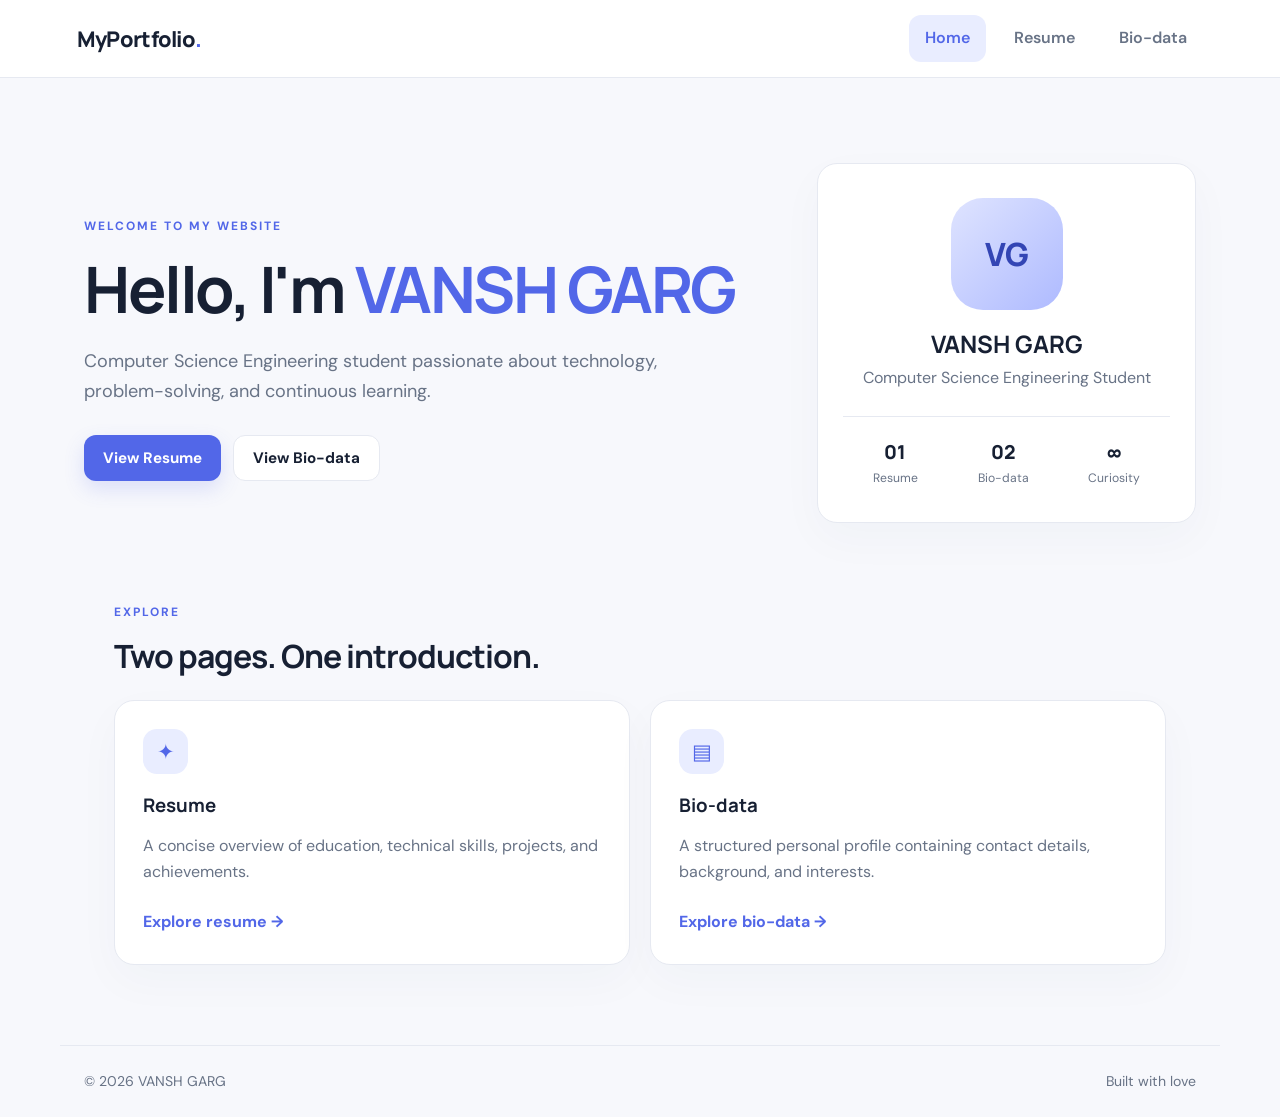
<file: index.html>
<!DOCTYPE html>
<html lang="en">
<head>
  <meta charset="UTF-8">
  <meta name="viewport" content="width=device-width, initial-scale=1.0">
  <meta name="description" content="Personal portfolio with resume and biodata pages.">
  <title>Personal Portfolio | Home</title>
  <link rel="stylesheet" href="style.css">
  <script src="script.js" defer></script>
</head>
<body>
  <header class="site-header">
    <a class="brand" href="index.html">MyPortfolio<span>.</span></a>
    <button class="menu-toggle" aria-label="Toggle navigation" aria-expanded="false">☰</button>
    <nav class="nav">
      <a class="active" href="index.html">Home</a>
      <a href="resume.html">Resume</a>
      <a href="biodata.html">Bio-data</a>
    </nav>
  </header>
  <main>
    <section class="hero">
      <div class="hero-copy">
        <p class="eyebrow">WELCOME TO MY WEBSITE</p>
        <h1>Hello, I'm <span>VANSH GARG</span></h1>
        <p class="lead">Computer Science Engineering student passionate about technology, problem-solving, and continuous learning.</p>
        <div class="actions">
          <a class="button primary" href="resume.html">View Resume</a>
          <a class="button secondary" href="biodata.html">View Bio-data</a>
        </div>
      </div>
      <div class="profile-card">
        <div class="avatar" aria-label="Profile initials">VG</div>
        <h2>VANSH GARG</h2>
        <p>Computer Science Engineering Student</p>
        <div class="mini-stats">
          <div><strong>01</strong><span>Resume</span></div>
          <div><strong>02</strong><span>Bio-data</span></div>
          <div><strong>∞</strong><span>Curiosity</span></div>
        </div>
      </div>
    </section>
    <section class="section">
      <p class="eyebrow">EXPLORE</p>
      <h2 class="section-title">Two pages. One introduction.</h2>
      <div class="feature-grid">
        <article class="feature">
          <div class="feature-icon">✦</div>
          <h3>Resume</h3>
          <p>A concise overview of education, technical skills, projects, and achievements.</p>
          <a class="text-link" href="resume.html">Explore resume →</a>
        </article>
        <article class="feature">
          <div class="feature-icon">▤</div>
          <h3>Bio-data</h3>
          <p>A structured personal profile containing contact details, background, and interests.</p>
          <a class="text-link" href="biodata.html">Explore bio-data →</a>
        </article>
      </div>
    </section>
  </main>
  <footer class="footer"><span>© <span id="year"></span> VANSH GARG</span><span>Built with love</span></footer>
</body>
</html>
</file>
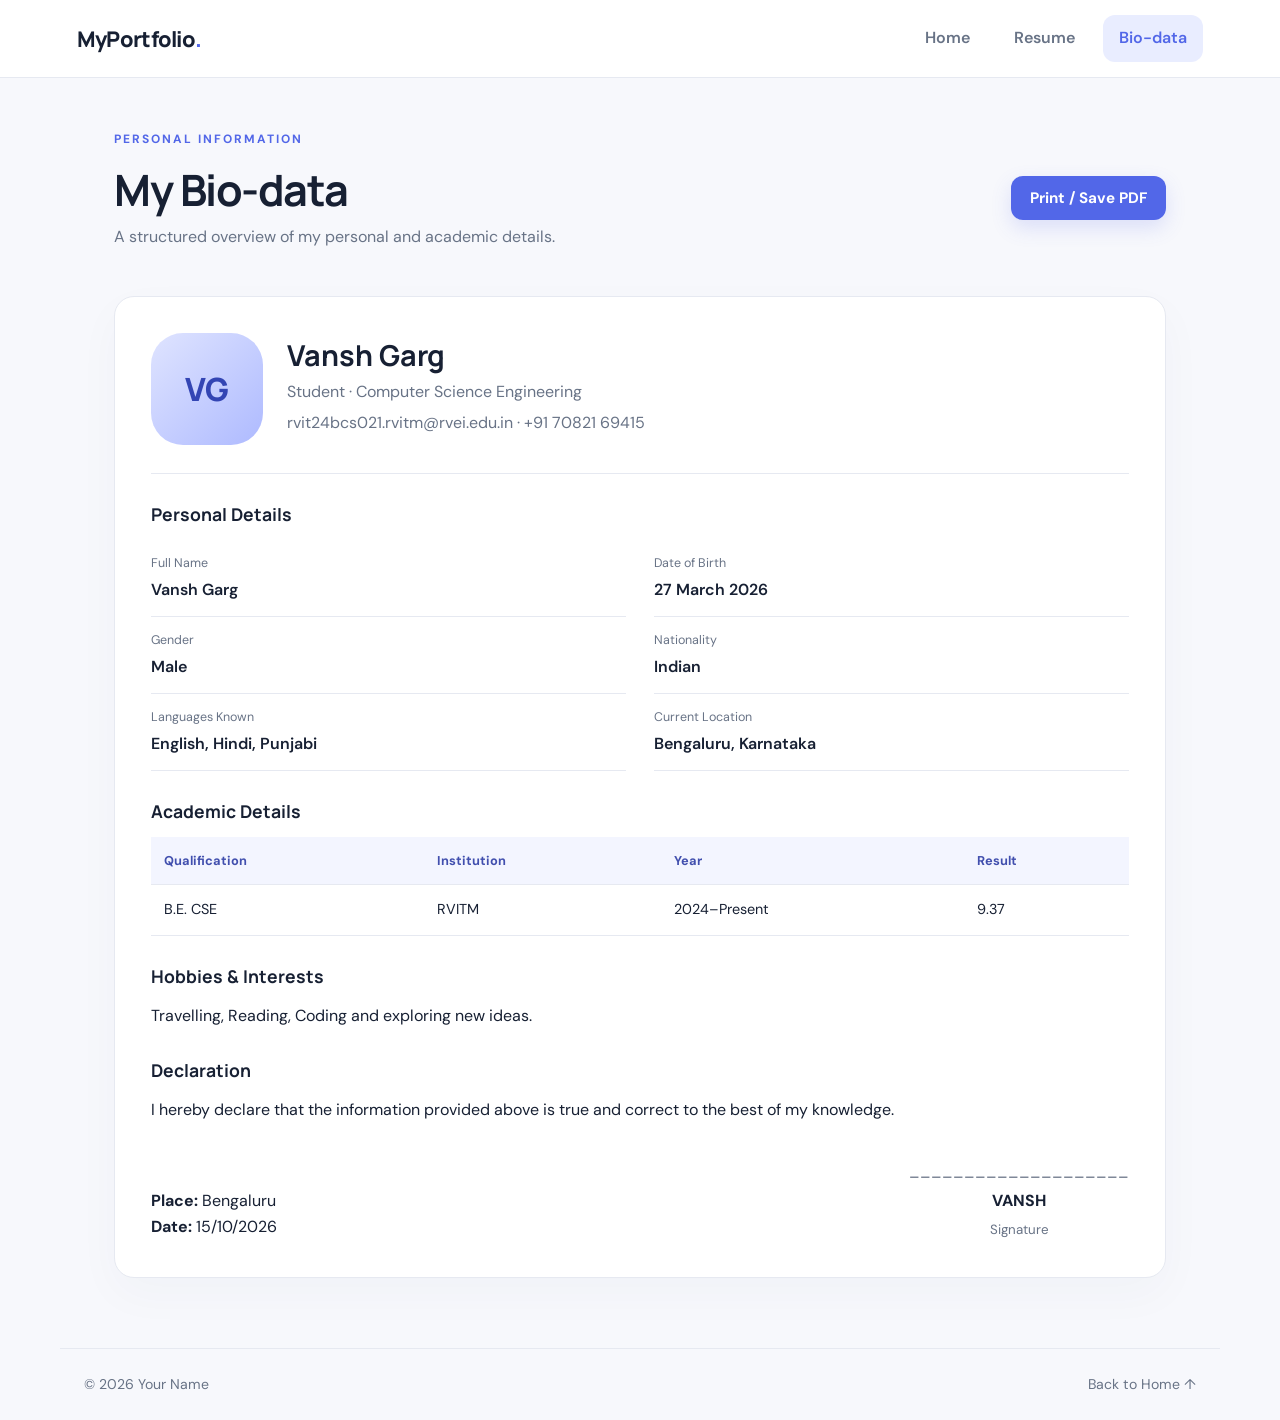
<file: biodata.html>
<!DOCTYPE html>
<html lang="en">
<head>
  <meta charset="UTF-8">
  <meta name="viewport" content="width=device-width, initial-scale=1.0">
  <title>Bio-data | Vansh Garg</title>
  <link rel="stylesheet" href="style.css">
  <script src="script.js" defer></script>
</head>
<body>
  <header class="site-header">
    <a class="brand" href="index.html">MyPortfolio<span>.</span></a>
    <button class="menu-toggle" aria-label="Toggle navigation" aria-expanded="false">☰</button>
    <nav class="nav"><a href="index.html">Home</a><a href="resume.html">Resume</a><a class="active" href="biodata.html">Bio-data</a></nav>
  </header>
  <main class="page-wrap">
    <div class="page-heading"><div><p class="eyebrow">PERSONAL INFORMATION</p><h1>My Bio-data</h1><p class="muted">A structured overview of my personal and academic details.</p></div><button class="button primary print-button" onclick="window.print()">Print / Save PDF</button></div>
    <section class="bio-card">
      <div class="bio-top"><div class="avatar">VG</div><div><h2>Vansh Garg</h2><p class="muted">Student · Computer Science Engineering</p><p class="muted">rvit24bcs021.rvitm@rvei.edu.in · +91 70821 69415</p></div></div>
      <h3 class="bio-subhead">Personal Details</h3>
      <dl class="details-grid">
        <div><dt>Full Name</dt><dd>Vansh Garg</dd></div>
        <div><dt>Date of Birth</dt><dd>27 March 2026</dd></div>
        <div><dt>Gender</dt><dd>Male</dd></div>
        <div><dt>Nationality</dt><dd>Indian</dd></div>
        <div><dt>Languages Known</dt><dd>English, Hindi, Punjabi</dd></div>
        <div><dt>Current Location</dt><dd>Bengaluru, Karnataka</dd></div>
      </dl>
      
      <h3 class="bio-subhead">Academic Details</h3>
      <div class="table-wrap"><table><thead><tr><th>Qualification</th><th>Institution</th><th>Year</th><th>Result</th></tr></thead><tbody>
        <tr><td>B.E. CSE</td><td>RVITM</td><td>2024–Present</td><td>9.37</td></tr>
        </tbody></table></div>
      <h3 class="bio-subhead">Hobbies & Interests</h3><p>Travelling, Reading, Coding and exploring new ideas.</p>
      <h3 class="bio-subhead">Declaration</h3><p>I hereby declare that the information provided above is true and correct to the best of my knowledge.</p>
      <div class="signature-row"><div><strong>Place:</strong> Bengaluru<br><strong>Date:</strong> 15/10/2026</div><div class="signature"><span>____________________</span><strong>VANSH</strong><small>Signature</small></div></div>
    </section>
  </main>
  <footer class="footer"><span>© <span id="year"></span> Your Name</span><a href="index.html">Back to Home ↑</a></footer>
</body>
</html>
</file>
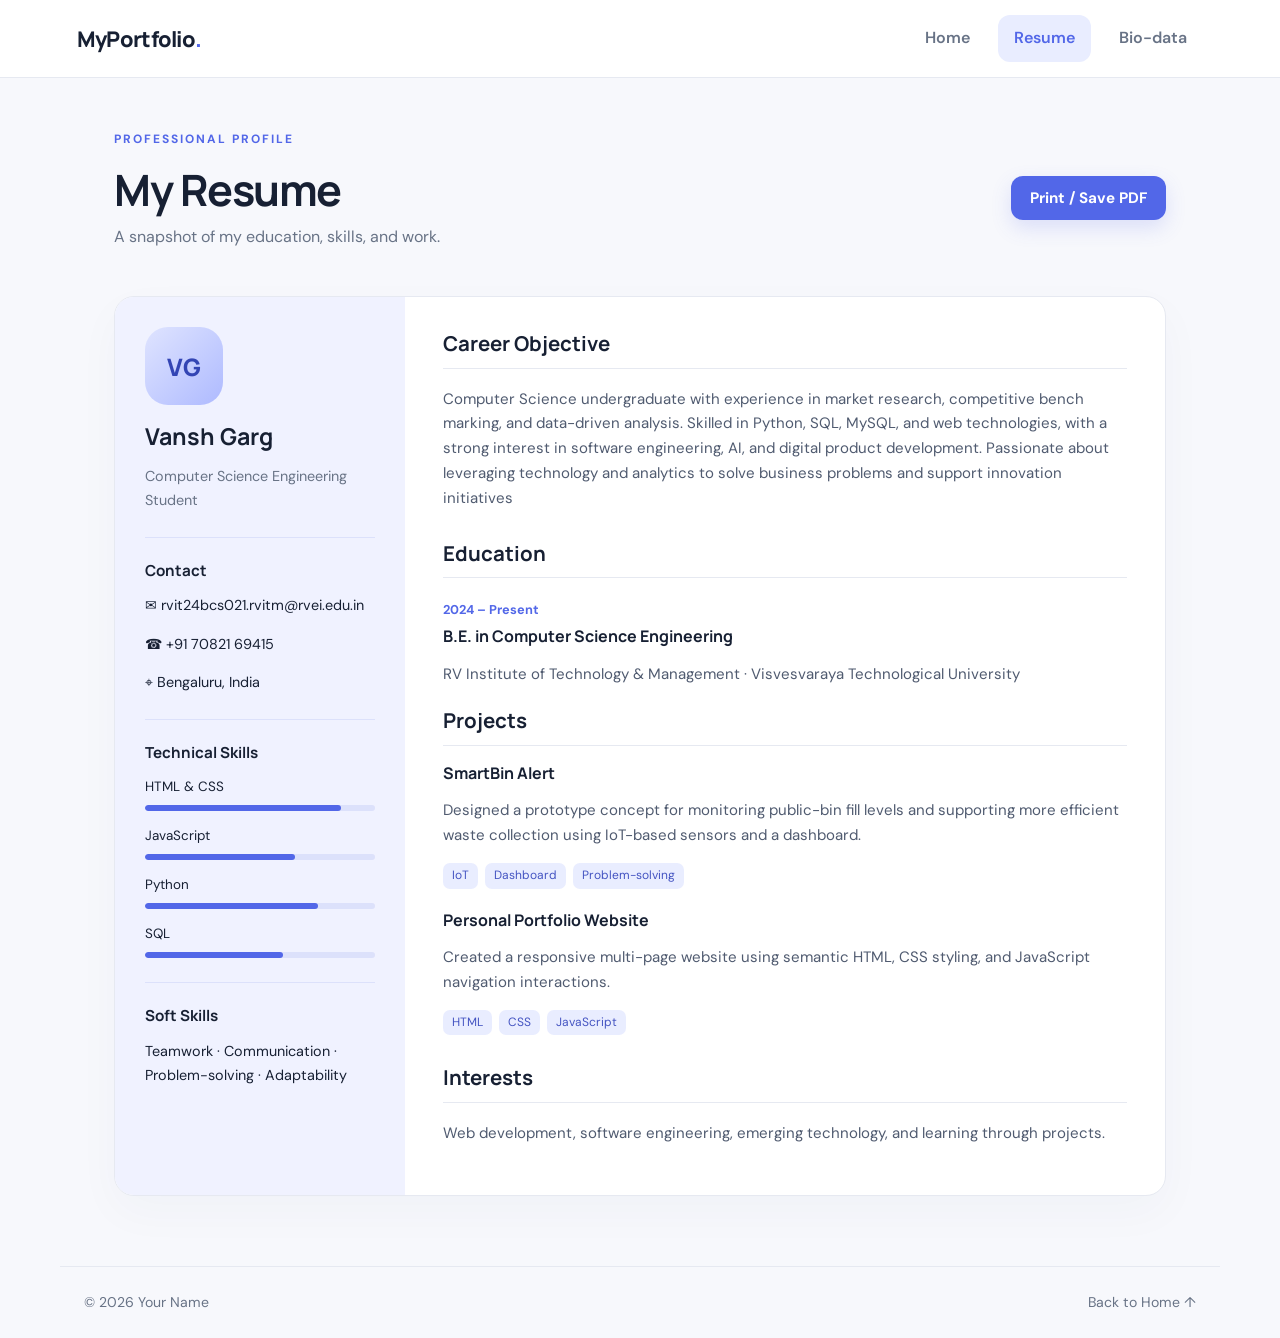
<file: resume.html>
<!DOCTYPE html>
<html lang="en">
<head>
  <meta charset="UTF-8">
  <meta name="viewport" content="width=device-width, initial-scale=1.0">
  <title>Resume | Vansh Garg</title>
  <link rel="stylesheet" href="style.css">
  <script src="script.js" defer></script>
</head>
<body>
  <header class="site-header">
    <a class="brand" href="index.html">MyPortfolio<span>.</span></a>
    <button class="menu-toggle" aria-label="Toggle navigation" aria-expanded="false">☰</button>
    <nav class="nav"><a href="index.html">Home</a><a class="active" href="resume.html">Resume</a><a href="biodata.html">Bio-data</a></nav>
  </header>
  <main class="page-wrap">
    <div class="page-heading">
      <div><p class="eyebrow">PROFESSIONAL PROFILE</p><h1>My Resume</h1><p class="muted">A snapshot of my education, skills, and work.</p></div>
      <button class="button primary print-button" onclick="window.print()">Print / Save PDF</button>
    </div>
    <section class="resume-layout">
      <aside class="resume-sidebar">
        <div class="avatar small">VG</div>
        <h2>Vansh Garg</h2><p class="muted">Computer Science Engineering Student</p>
        <hr>
        <h3>Contact</h3>
        <p>✉ rvit24bcs021.rvitm@rvei.edu.in</p><p>☎ +91 70821 69415</p><p>⌖ Bengaluru, India</p>
        <hr>
        <h3>Technical Skills</h3>
        <div class="skill"><span>HTML & CSS</span><div class="skill-track"><i style="width:85%"></i></div></div>
        <div class="skill"><span>JavaScript</span><div class="skill-track"><i style="width:65%"></i></div></div>
        <div class="skill"><span>Python</span><div class="skill-track"><i style="width:75%"></i></div></div>
        <div class="skill"><span>SQL</span><div class="skill-track"><i style="width:60%"></i></div></div>
        <hr><h3>Soft Skills</h3><p>Teamwork · Communication · Problem-solving · Adaptability</p>
      </aside>
      <div class="resume-main">
        <section class="resume-section"><h2>Career Objective</h2><p>Computer Science undergraduate with experience in market research, competitive bench
marking, and data-driven analysis. Skilled in Python, SQL, MySQL, and web technologies, with a strong
interest in software engineering, AI, and digital product development. Passionate about leveraging technology and analytics to solve business problems and support innovation initiatives</p></section>
        <section class="resume-section"><h2>Education</h2>
          <div class="timeline-item"><span class="date">2024 – Present </span><h3>B.E. in Computer Science Engineering</h3><p class="muted">RV Institute of Technology & Management · Visvesvaraya Technological University</p></div>
          
        <section class="resume-section"><h2>Projects</h2>
          <div class="timeline-item"><h3>SmartBin Alert</h3><p>Designed a prototype concept for monitoring public-bin fill levels and supporting more efficient waste collection using IoT-based sensors and a dashboard.</p><p class="tags"><span>IoT</span><span>Dashboard</span><span>Problem-solving</span></p></div>
          <div class="timeline-item"><h3>Personal Portfolio Website</h3><p>Created a responsive multi-page website using semantic HTML, CSS styling, and JavaScript navigation interactions.</p><p class="tags"><span>HTML</span><span>CSS</span><span>JavaScript</span></p></div>
        </section>
        <section class="resume-section"><h2>Interests</h2><p>Web development, software engineering, emerging technology, and learning through projects.</p></section>
      </div>
    </section>
  </main>
  <footer class="footer"><span>© <span id="year"></span> Your Name</span><a href="index.html">Back to Home ↑</a></footer>
</body>
</html>
</file>
<file: style.css>
@import url('https://fonts.googleapis.com/css2?family=DM+Sans:wght@400;500;600;700&family=Manrope:wght@400;500;600;700;800&display=swap');
:root{--ink:#172033;--muted:#687386;--accent:#5267e8;--accent2:#e9edff;--line:#e6e9f1;--paper:#fff;--bg:#f7f8fc;--radius:20px}
*{box-sizing:border-box}html{scroll-behavior:smooth}body{margin:0;background:var(--bg);color:var(--ink);font-family:'DM Sans',sans-serif;line-height:1.65}
h1,h2,h3{font-family:Manrope,sans-serif;line-height:1.2;margin-top:0}
a{color:inherit;text-decoration:none}
.site-header{height:78px;display:flex;align-items:center;justify-content:space-between;padding:0 max(6%,calc((100% - 1160px)/2));background:rgba(255,255,255,.92);border-bottom:1px solid var(--line);position:sticky;top:0;z-index:10;backdrop-filter:blur(12px)}
.brand{font:800 1.35rem Manrope,sans-serif;letter-spacing:-.7px}
.brand span,.hero h1 span{color:var(--accent)}
.nav{display:flex;gap:12px}
.nav a{padding:10px 16px;border-radius:12px;color:var(--muted);font-weight:600}
.nav a:hover,.nav a.active{color:var(--accent);background:var(--accent2)}
.menu-toggle{display:none;background:none;border:0;font-size:1.5rem}
.hero{max-width:1160px;margin:70px auto 65px;padding:0 24px;display:grid;grid-template-columns:1.4fr .8fr;gap:70px;align-items:center;min-height:390px}
.eyebrow{font-size:.75rem;letter-spacing:2px;font-weight:700;color:var(--accent);margin-bottom:14px}
.hero h1{font-size:clamp(2.6rem,5vw,4.5rem);letter-spacing:-2.5px;margin-bottom:20px}
.lead{font-size:1.13rem;color:var(--muted);max-width:590px}
.actions{display:flex;gap:12px;flex-wrap:wrap;margin-top:28px}
.button{display:inline-flex;align-items:center;justify-content:center;border:0;border-radius:12px;padding:12px 19px;font:700 .95rem 'DM Sans',sans-serif;cursor:pointer;transition:transform .2s,box-shadow .2s}
.button:hover{transform:translateY(-2px)}.primary{background:var(--accent);color:white;box-shadow:0 8px 20px #5267e82b}
.secondary{background:white;border:1px solid var(--line);color:var(--ink)}
.profile-card,.feature,.bio-card{background:var(--paper);border:1px solid var(--line);border-radius:var(--radius);box-shadow:0 16px 45px #26365b08}
.profile-card{text-align:center;padding:34px 25px}
.avatar{width:112px;height:112px;border-radius:32px;background:linear-gradient(135deg,#dfe4ff,#aebaff);color:#3345b4;display:grid;place-items:center;font:800 2rem Manrope,sans-serif;margin:0 auto 20px}
.avatar.small{width:78px;height:78px;border-radius:23px;font-size:1.5rem;margin:0 0 18px}
.profile-card h2{margin-bottom:6px}
.profile-card p{color:var(--muted);margin-top:0}
.mini-stats{display:flex;justify-content:space-around;border-top:1px solid var(--line);padding-top:22px;margin-top:24px}
.mini-stats div{display:grid;gap:3px}.mini-stats strong{font:800 1.2rem Manrope}
.mini-stats span{font-size:.76rem;color:var(--muted)}
.section,.page-wrap{max-width:1100px;margin:0 auto;padding:0 24px}
.section{padding-bottom:80px}
.section-title{font-size:2rem;letter-spacing:-1px;margin-bottom:25px}
.feature-grid{display:grid;grid-template-columns:1fr 1fr;gap:20px}
.feature{padding:28px}
.feature-icon{display:grid;place-items:center;width:45px;height:45px;border-radius:14px;background:var(--accent2);color:var(--accent);font-size:1.3rem;margin-bottom:20px}
.feature h3{margin-bottom:10px}.feature p,.muted{color:var(--muted)}
.text-link{display:inline-block;color:var(--accent);font-weight:700;margin-top:8px}
.footer{max-width:1160px;margin:0 auto;padding:24px;display:flex;justify-content:space-between;gap:20px;color:var(--muted);font-size:.88rem;border-top:1px solid var(--line)}
.page-wrap{padding-top:52px;padding-bottom:70px}.page-heading{display:flex;justify-content:space-between;align-items:center;gap:20px;margin-bottom:30px}
.page-heading h1{font-size:2.7rem;letter-spacing:-1.5px;margin-bottom:8px}
.page-heading p{margin-top:0}.resume-layout{display:grid;grid-template-columns:290px 1fr;background:white;border:1px solid var(--line);border-radius:var(--radius);overflow:hidden;box-shadow:0 16px 45px #26365b08}
.resume-sidebar{background:#f0f2ff;padding:30px}
.resume-sidebar h2{font-size:1.45rem;margin-bottom:7px}
.resume-sidebar h3{font-size:.95rem;margin-bottom:12px}
.resume-sidebar p{font-size:.9rem;overflow-wrap:anywhere}
.resume-sidebar hr{border:0;border-top:1px solid #dce1fb;margin:24px 0}
.resume-main{padding:34px 38px}.resume-section{margin-bottom:30px}
.resume-section:last-child{margin-bottom:0}
.resume-section h2{font-size:1.28rem;padding-bottom:12px;border-bottom:1px solid var(--line);margin-bottom:18px}
.resume-section h3{font-size:1rem;margin-bottom:5px}
.resume-section p,.resume-section li{color:#505b70;font-size:.94rem}
.timeline-item{margin-bottom:22px}
.date{display:inline-block;color:var(--accent);font-weight:700;font-size:.8rem;margin-bottom:7px}
.skill{margin:14px 0;font-size:.84rem}
.skill-track{height:6px;background:#dce1fb;border-radius:20px;margin-top:7px;overflow:hidden}
.skill-track i{display:block;height:100%;background:var(--accent);border-radius:20px}
.tags{display:flex;gap:7px;flex-wrap:wrap}
.tags span{background:var(--accent2);color:#4454c2;border-radius:7px;padding:3px 9px;font-size:.75rem}
.bio-card{padding:36px}
.bio-top{display:flex;align-items:center;gap:24px;padding-bottom:28px;border-bottom:1px solid var(--line)}
.bio-top .avatar{margin:0;flex-shrink:0}
.bio-top h2{font-size:1.8rem;margin-bottom:7px}
.bio-top p{margin:4px 0}
.bio-subhead{font-size:1.1rem;margin:30px 0 15px}
.details-grid{display:grid;grid-template-columns:1fr 1fr;gap:0 28px;margin:0}
.details-grid div{padding:13px 0;border-bottom:1px solid var(--line)}
.details-grid dt{font-size:.78rem;color:var(--muted);margin-bottom:3px}
.details-grid dd{margin:0;font-weight:600}.details-grid .wide{grid-column:1/-1}
.table-wrap{overflow-x:auto}
table{border-collapse:collapse;width:100%;min-width:540px;font-size:.9rem}
th,td{text-align:left;padding:13px;border-bottom:1px solid var(--line)}
th{background:#f3f5ff;color:#414fae;font-size:.8rem}
.signature-row{display:flex;justify-content:space-between;align-items:end;gap:25px;margin-top:35px}
.signature{display:grid;text-align:center;gap:4px}
.signature span{color:var(--muted)}
.signature small{color:var(--muted)}
@media(max-width:760px){.site-header{height:68px;padding:0 20px}
.menu-toggle{display:block}
.nav{display:none;position:absolute;top:67px;left:0;right:0;padding:12px 20px 18px;background:white;border-bottom:1px solid var(--line);flex-direction:column}
.nav.open{display:flex}
.nav a{padding:12px}
.hero{grid-template-columns:1fr;gap:35px;margin:45px auto}
.hero h1{letter-spacing:-1.5px}
.profile-card{max-width:430px;width:100%;margin:auto}
.feature-grid{grid-template-columns:1fr}
.page-wrap{padding-top:35px}
.page-heading{align-items:flex-start;flex-direction:column}
.page-heading h1{font-size:2.2rem}
.resume-layout{grid-template-columns:1fr}
.resume-sidebar{padding:25px}
.resume-main{padding:26px 22px}
.bio-card{padding:24px 18px}
.bio-top{align-items:flex-start;flex-direction:column}
.details-grid{grid-template-columns:1fr}
.details-grid .wide{grid-column:auto}
.footer{flex-direction:column;gap:5px}
.signature-row{align-items:flex-start;flex-direction:column}
.print-button{align-self:flex-start}}
@media print{body{background:white}.site-header,.footer,.print-button,.menu-toggle{display:none!important}
.page-wrap{max-width:none;padding:0}
.resume-layout,.bio-card{box-shadow:none;border:0}
.resume-layout{grid-template-columns:240px 1fr}
.resume-sidebar{print-color-adjust:exact;-webkit-print-color-adjust:exact}
.page-heading{margin:0 0 20px}
.page-heading h1{font-size:2rem}
.bio-card{padding:0}
.resume-main{padding:20px}
.resume-section,.timeline-item{break-inside:avoid}a{color:inherit}}
</file>
